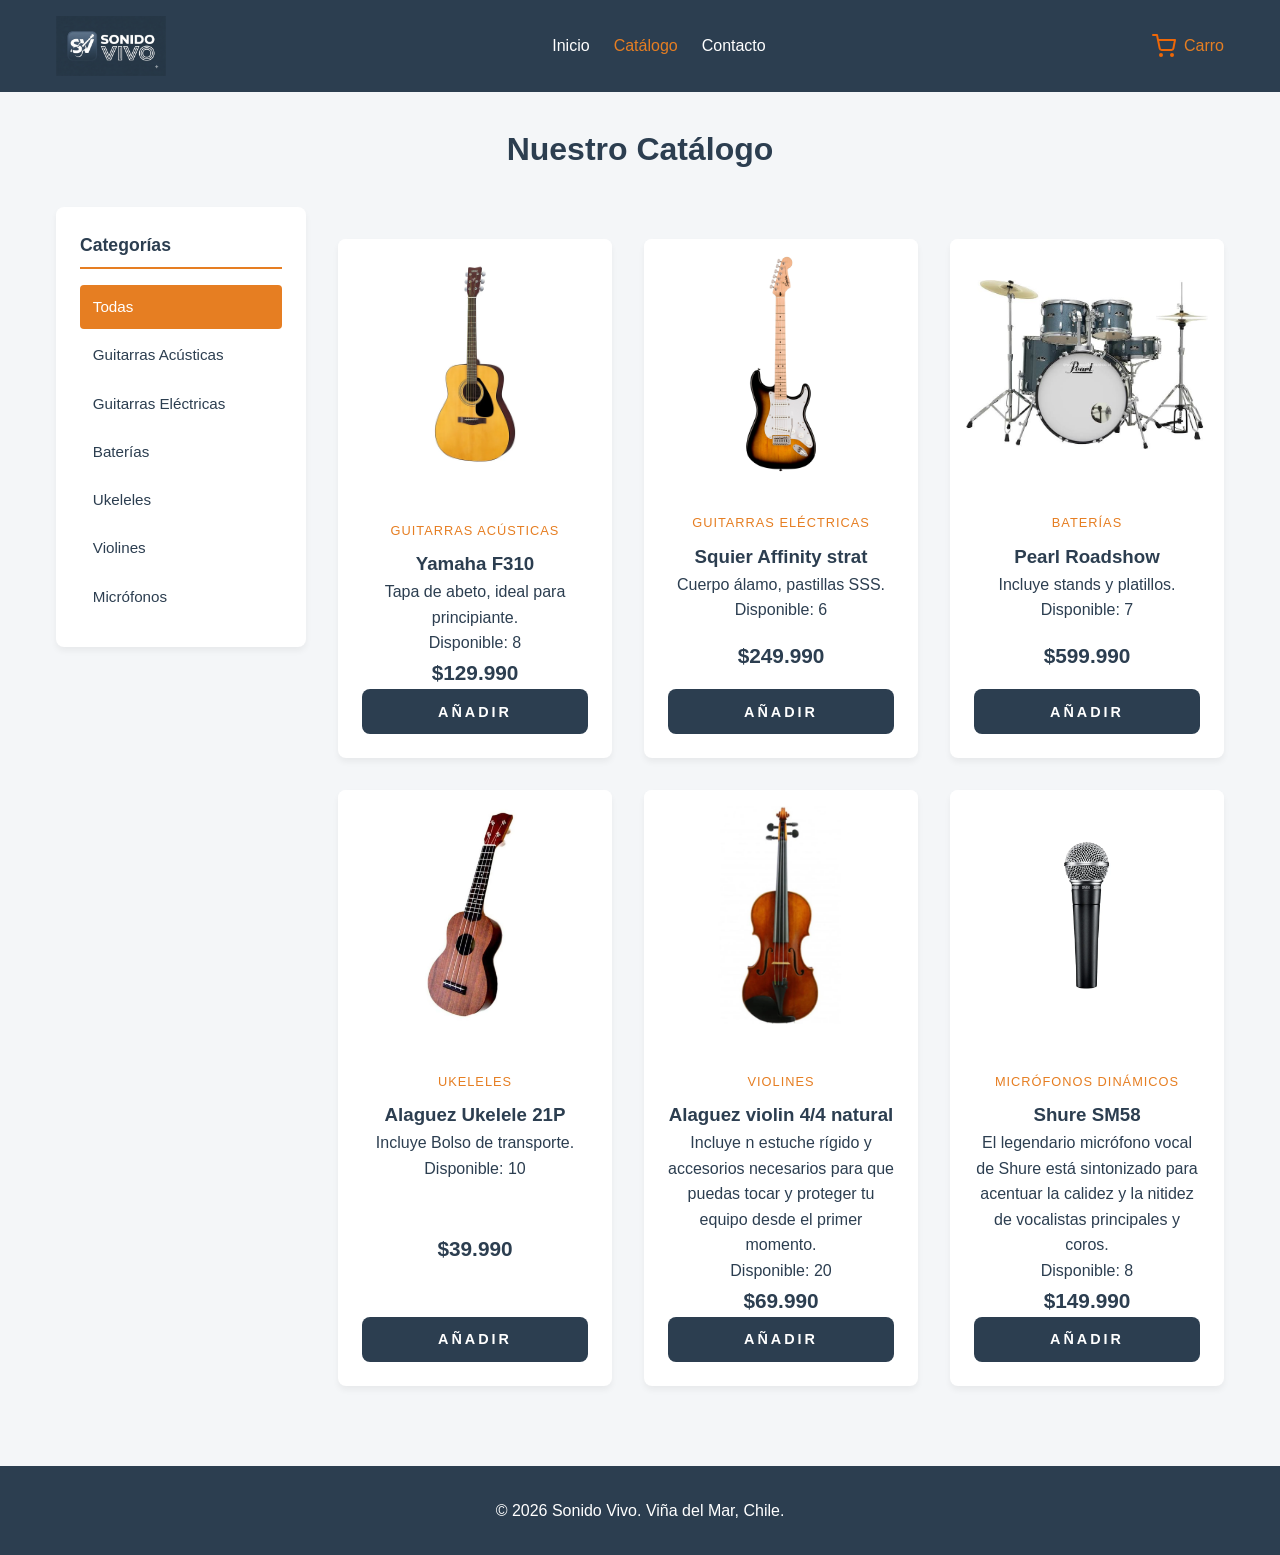
<file: catalogo.html>
<!DOCTYPE html>
<html lang="es">
<head>
    <meta charset="UTF-8">
    <meta name="viewport" content="width=device-width, initial-scale=1.0">
    <title>Catálogo - Sonido Vivo</title>
    <link rel="stylesheet" href="css/style.css">
</head>
<body>
    <header class= "encabezado">
        <div class="contenedor">
            <a href="index.html">
                <img src="img/logo.jpg" alt="Sonido Vivo - Tienda de Instrumentos Musicales" class="logo">
            </a>
            <nav class="menu">
                <ul>
                    <li><a href="index.html">Inicio</a></li>
                    <li><a href="catalogo.html" class="activo">Catálogo</a></li>
                    <li><a href="contacto.html">Contacto</a></li>
                </ul>
            </nav>
             <a href="carro.html" class="carrito-link">
                <svg class="icono-carrito" xmlns="http://www.w3.org/2000/svg" viewBox="0 0 24 24" fill="none" stroke="currentColor" stroke-width="2" stroke-linecap="round" stroke-linejoin="round">
                    <circle cx="9" cy="21" r="1"></circle>
                    <circle cx="20" cy="21" r="1"></circle>
                    <path d="M1 1h4l2.68 13.39a2 2 0 0 0 2 1.61h9.72a2 2 0 0 0 2-1.61L23 6H6"></path>
                </svg>
                <span>Carro</span>
            </a>
        </div>
    </header>
    <main class="contenedor">
        <h2 class="titulo-centrado" style="margin-top: 2rem;"> Nuestro Catálogo</h2>
       <div class="catalogo-layout">
            
        <aside class="sidebar-categorias">
                <h3>Categorías</h3>
                <ul>
                    <li><a href="#" class="activo">Todas</a></li>
                    <li><a href="#">Guitarras Acústicas</a></li>
                    <li><a href="#">Guitarras Eléctricas</a></li>
                    <li><a href="#">Baterías</a></li>
                    <li><a href="#">Ukeleles</a></li>
                    <li><a href="#">Violines</a></li>
                    <li><a href="#">Micrófonos</a></li>
                </ul>
            </aside>
        <div class="grilla-productos">

        <!--Primer producto del catalogo Yamaha F310-->
       <article class="tarjeta"> 
            <div class="imagen-producto">
                <img src="img/F310NT000000-1.jpg" alt="Guitarra Acústica Yamaha F310" loading="lazy">
        </div>
        <div class="info-tarjeta">
            <span class="categoria">Guitarras Acústicas</span>
            <h3>Yamaha F310</h3>
            <p> Tapa de abeto, ideal para principiante.</p>
            <span class="stock">Disponible: 8</span>
            <p class="precio">$129.990</p>
                <button class="btn-anadir" type="button">AÑADIR</button>

        </div>
        </article>

        <!--Segundo producto Squier Strat-->
        <article class="tarjeta"> 
            <img src="img/Squier Strat.jpg" alt="Squier Stratocaster Affinity" loading="lazy">
            <div class="info-tarjeta">
                <span class="categoria">Guitarras Eléctricas</span>
                <h3>Squier Affinity strat</h3>
                <p>Cuerpo álamo, pastillas SSS.</p>
                <span class="stock">Disponible: 6</span>
                <p class="precio">$249.990</p>
                <button class="btn-anadir" type="button">AÑADIR</button>
        </div>
        </article>

        <!--Tercer producto agregado Pearl Roadshow-->
        <article class="tarjeta"> 
            <img src="img/Bateria Pearl Roadshow.jpg" alt="Bateria Pearl Roadshow" loading="lazy">
            <div class="info-tarjeta">
                <span class="categoria">Baterías</span>
                <h3>Pearl Roadshow</h3>
                <p>Incluye stands y platillos.</p>
                <span class="stock">Disponible: 7</span>
                <p class="precio">$599.990</p>          
                <button class="btn-anadir" type="button">AÑADIR</button>
            
        </div>
        </article>
        <!--Cuarto producto ukelele 21p-->
        <article class="tarjeta"> 
            <div class="imagen-producto">
            <img src="img/ukelele.jpg" alt="Alaguez Ukelele 21P" loading="lazy">
            </div>
            <div class="info-tarjeta">
                <span class="categoria">Ukeleles</span>
                <h3>Alaguez Ukelele 21P</h3>
                <p>Incluye Bolso de transporte.</p>
                <span class="stock">Disponible: 10</span>
                <p class="precio">$39.990</p>
                <button class="btn-anadir" type="button">AÑADIR</button>
            
        </div>
        </article>
        <!--Quinto producto Alaguez violin 4/4 natural -->
        <article class="tarjeta">  
            <div class="imagen-producto">
            <img src="img/violin.jpg" alt="Alaguez Violín 4/4 Natural" loading="lazy">
            </div>
            <div class="info-tarjeta">
                <span class="categoria">Violines</span>
                <h3>Alaguez violin 4/4 natural</h3>
                <p>Incluye n estuche rígido y accesorios necesarios para que puedas tocar y proteger tu equipo desde el primer momento.</p>
                <span class="stock">Disponible: 20</span>
                <p class="precio">$69.990</p>
                <button class="btn-anadir" type="button">AÑADIR</button>
        </div>
        </article>
        <!-- Sexto producto shure SM58-->
        <article class="tarjeta">  
            <div class="imagen-producto">
                <img src="img/shure.jpg" alt="Micrófono Dinámico vocal Shure SM58" loading="lazy">
               </div>
                <div class="info-tarjeta">
                    <span class="categoria">Micrófonos Dinámicos</span>
                    <h3>Shure SM58</h3>
                    <p>El legendario micrófono vocal de Shure está sintonizado para acentuar la calidez y la nitidez de vocalistas principales y coros.</p>
                    <span class="stock">Disponible: 8</span>
                    <p class="precio">$149.990</p>
                    <button class="btn-anadir" type="button">AÑADIR</button>
                </div>
            </article>
        </div>
    </div>
</main>
    <footer class="pie-pagina">
        <div class="contenedor"><p>&copy; 2026 Sonido Vivo. Viña del Mar, Chile.</p></div>
        
    </footer>
</body>
</html>
</file>
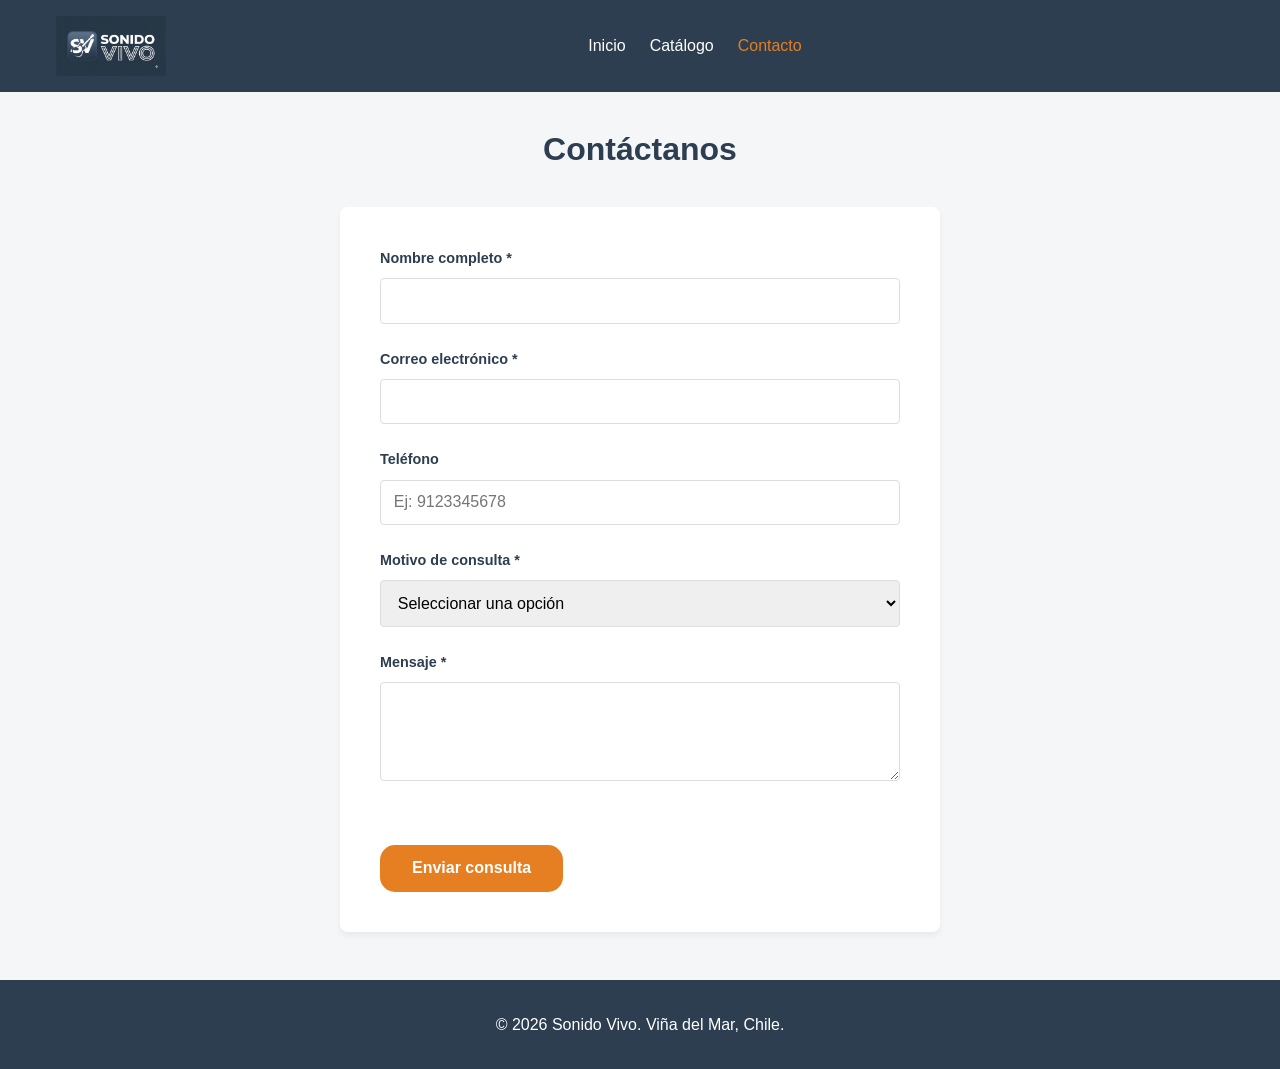
<file: contacto.html>
<!DOCTYPE html> 
<html lang="es"> 
<head>
    <meta charset="UTF-8">
    <meta name="viewport" content="width=device-width, initial-scale=1.0">
    <title>Contacto - Sonido Vivo</title>

    <link rel="stylesheet" href="css/style.css"> 
</head>
<body>
    <header class="encabezado">
        <div class="contenedor">
            <h1 class="logo-text">
                <img src="img/logo.jpg" alt="Sonido Vivo" class="logo">
            </h1>
            <nav class="menu">
                <ul>
                    <li><a href="index.html">Inicio</a></li>
                    <li><a href="catalogo.html">Catálogo</a></li>
                    <li><a href="contacto.html" class="activo">Contacto</a></li>
                </ul>
            </nav>
        </div>    
    </header>
    
     <main class="contenedor">
        <h2 class="titulo-centrado" style="margin-top: 2rem;">Contáctanos</h2>
        
        <form id="mi-formulario" class="caja-formulario" novalidate>
            <!-- Campo 1: Nombre -->
            <div class="campo">
                <label for="nombre">Nombre completo *</label>
                <input type="text" id="nombre">
                <small class="error-texto" id="error-nombre"></small>
            </div>

            <!-- Campo 2: Email -->
            <div class="campo">
                <label for="email">Correo electrónico *</label>
                <input type="email" id="email" >
                <small class="error-texto" id="error-email"></small>
            </div>

            <!-- Campo 3: Telefono (opcional)-->
            <div class="campo">
                <label for="telefono">Teléfono</label>
                <input type="tel" id="telefono" placeholder="Ej: 9123345678">
                <small class="error-texto" id="error-telefono"></small>
            </div>

            <!-- Campo 4: Motivo -->
            <div class="campo">
                <label for="motivo">Motivo de consulta *</label>
                <select id="motivo">
                    <option value="">Seleccionar una opción</option>
                    <option value="stock">Consulta Stock</option>
                    <option value="servicio">Servicio Técnico</option>
                    <option value="envios">Envíos</option>
                </select>
                <small class="error-texto" id="error-motivo"></small>
            </div>

            <!-- Campo 5: Mensaje -->
            <div class="campo">
                <label for="mensaje">Mensaje *</label>
                <textarea id="mensaje" rows="4"></textarea>
                <small class="error-texto" id="error-mensaje"></small>
            </div>

            <button type="submit" class="boton">Enviar consulta</button>

            <!-- Mensaje de confirmación -->
            <div id="mensaje-confirmacion" class="mensaje-exito">
                ¡Consulta enviada correctamente! Te contactaremos pronto.
            </div>
        </form>
    </main>

    <footer class="pie-pagina">
        <div class="contenedor"><p>&copy; 2026 Sonido Vivo. Viña del Mar, Chile.</p></div>
    </footer>
    <script src="js/funciones.js"></script>
</body>
</html>
</file>
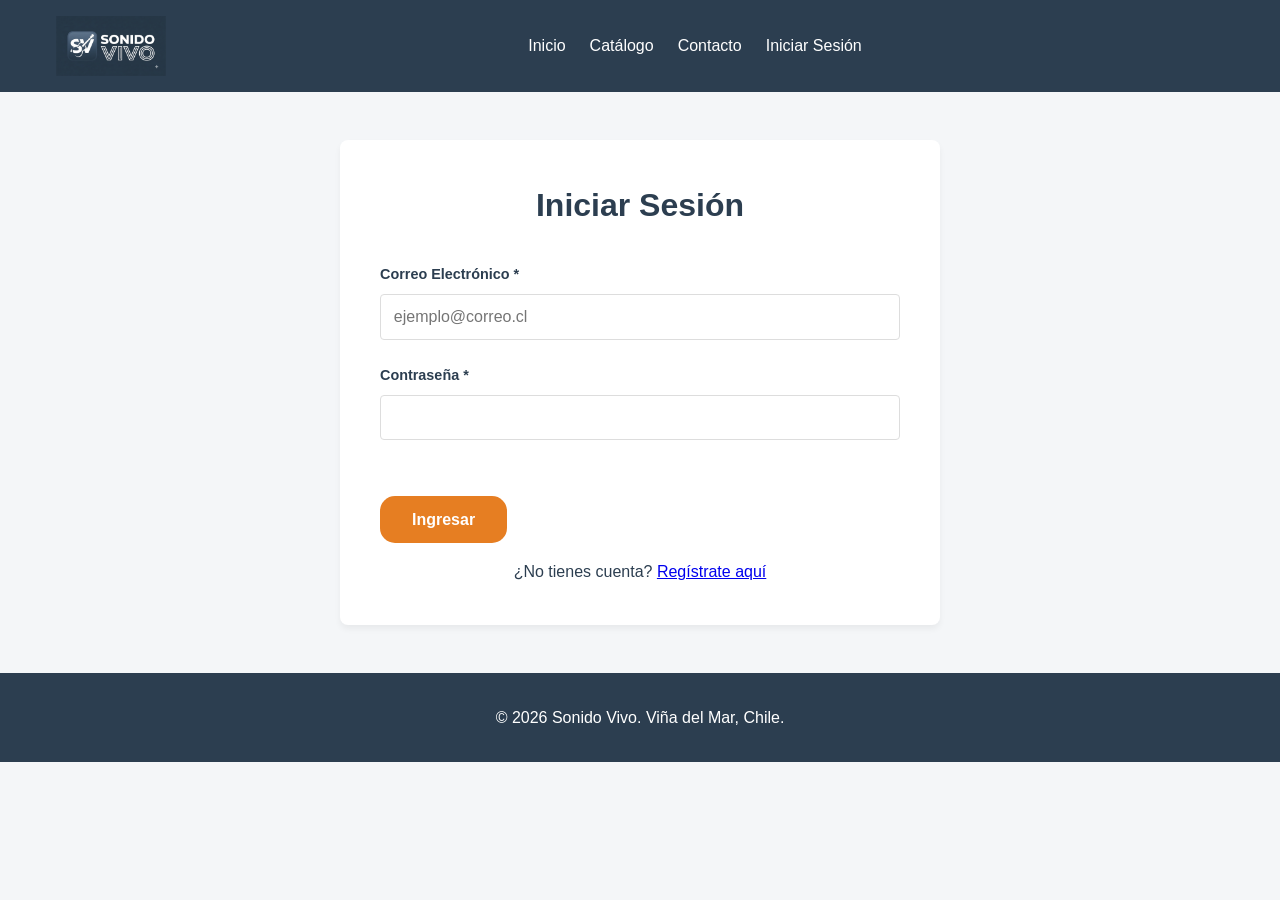
<file: login.html>
<!DOCTYPE html>
<html lang="es">

<head>
    <meta charset="UTF-8">
    <meta name="viewport" content="width=device-width, initial-scale=1.0">
    <title>Iniciar Sesión - Sonido Vivo</title>
    <link rel="stylesheet" href="css/style.css">
</head>

<body>
    <header class="encabezado">
        <div class="contenedor">

            <a href="index.html">
                <img src="img/logo.jpg" alt="Sonido Vivo - Tienda de Instrumentos Musicales" class="logo">
            </a>

            <nav class="menu">
                <ul>
                    <li><a href="index.html">Inicio</a></li>
                    <li><a href="catalogo.html">Catálogo</a></li>
                    <li><a href="contacto.html">Contacto</a></li>
                    <li><a href="login.html">Iniciar Sesión</a></li>
                </ul>
            </nav>

        </div>
    </header>

    <main class="contenedor espaciador-superior">

        <div class="caja-formulario">
            <h2 class="titulo-centrado">Iniciar Sesión</h2>
            <form id="form-login" novalidate>

                <div class="campo">
                    <label for="login-email">Correo Electrónico *</label>
                    <input 
                        type="email" 
                        id="login-email" 
                        maxlength="100"
                        placeholder="ejemplo@correo.cl"
                        autocomplete="email"
                        required>
                    <small class="error-texto" id="error-login-email"></small>
                </div>

                <div class="campo">
                    <label for="login-pass">Contraseña *</label>
                    <input 
                        type="password" 
                        id="login-pass"
                        autocomplete="current-password"
                        required>
                    <small class="error-texto" id="error-login-pass"></small>
                </div>

                <button type="submit" class="boton">Ingresar</button>
                <div id="mensaje-login" class="mensaje-exito" role="alert" aria-live="polite"></div>
                <p style="text-align:center; margin-top:1rem;">
                    ¿No tienes cuenta?
                    <a href="registro.html">Regístrate aquí</a>
                </p>
            </form>
        </div>

    </main>

    <footer class="pie-pagina">
        <div class="contenedor">
            <p>&copy; 2026 Sonido Vivo. Viña del Mar, Chile.</p>
        </div>
    </footer>

    <script src="js/login.js"></script>

</body>

</html>
</file>
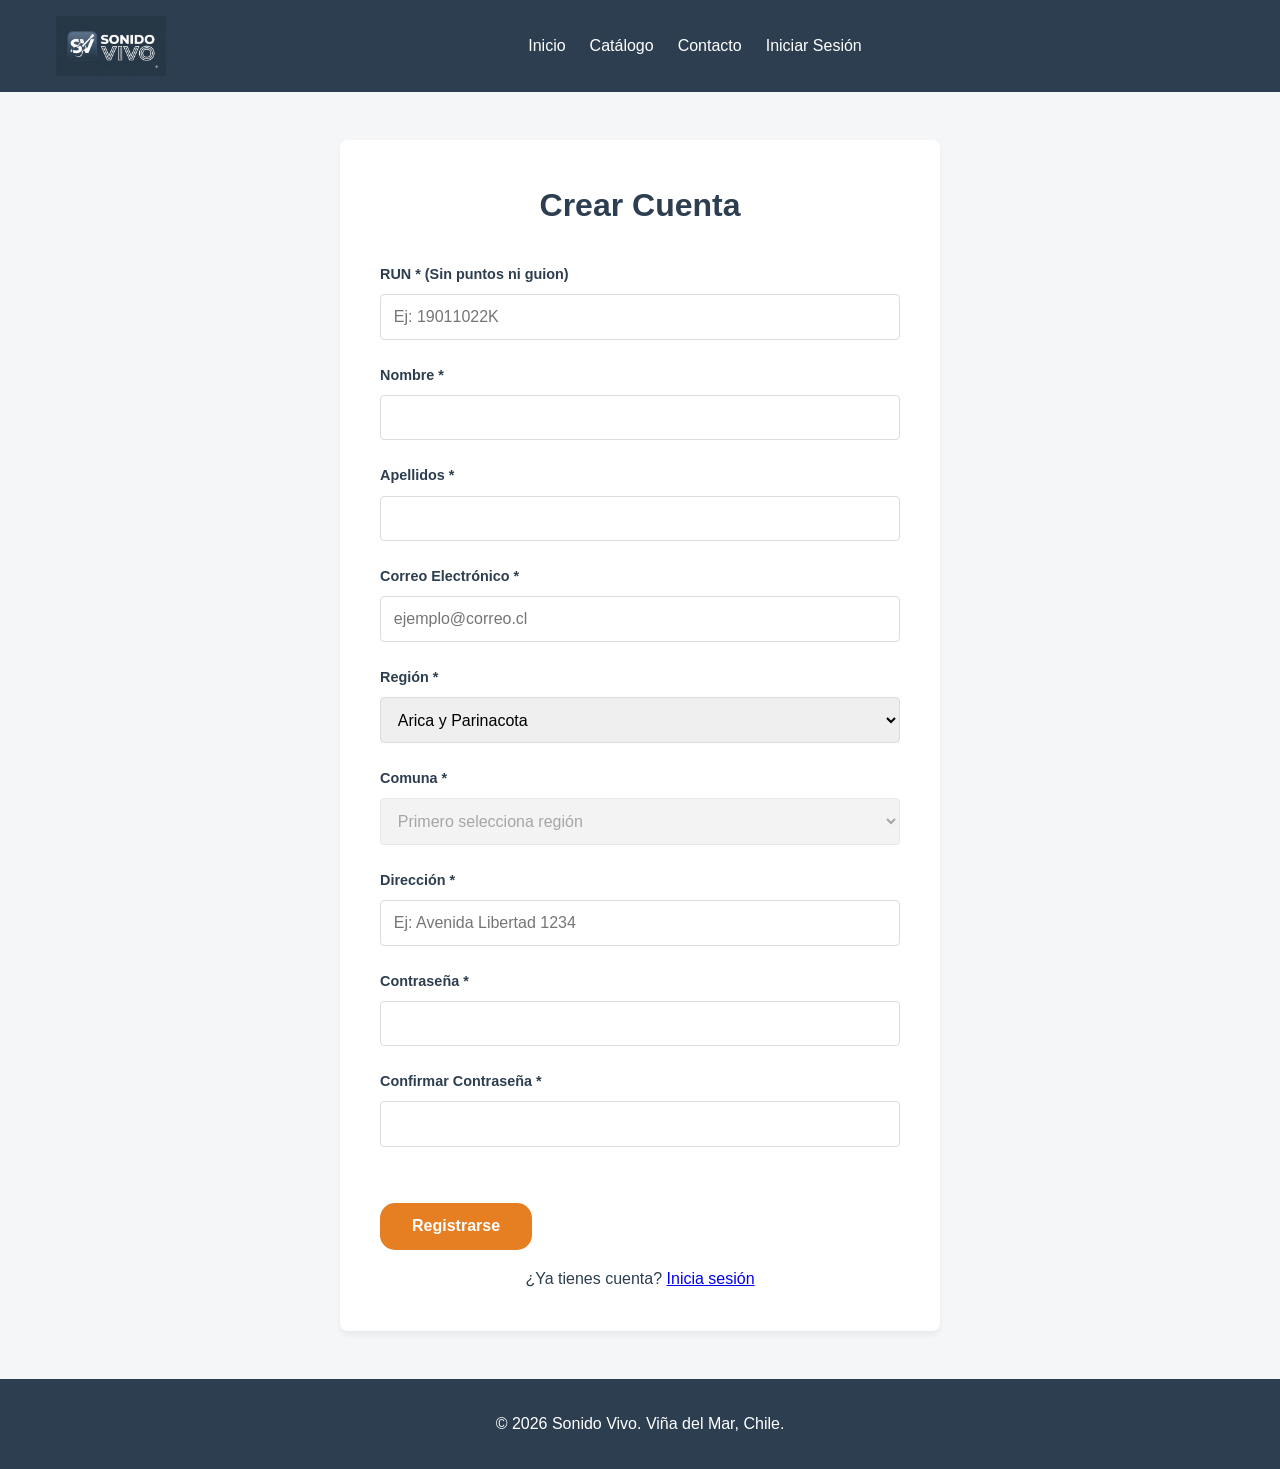
<file: registro.html>
<!DOCTYPE html>
<html lang="es">

<head>
    <meta charset="UTF-8">
    <meta name="viewport" content="width=device-width, initial-scale=1.0">
    <title>Registro Usuario - Sonido Vivo</title>
    <link rel="stylesheet" href="css/style.css">
</head>

<body>

    <header class="encabezado">
        <div class="contenedor">

            <a href="index.html">
                <img src="img/logo.jpg" alt="Sonido Vivo - Tienda de Instrumentos Musicales" class="logo">
            </a>

            <nav class="menu">
                <ul>
                    <li><a href="index.html">Inicio</a></li>
                    <li><a href="catalogo.html">Catálogo</a></li>
                    <li><a href="contacto.html">Contacto</a></li>
                    <li><a href="login.html">Iniciar Sesión</a></li>
                </ul>
            </nav>
        </div>
    </header>


    <main class="contenedor espaciador-superior">
        <div class="caja-formulario">

            <h2 class="titulo-centrado">Crear Cuenta</h2>
            <div id="mensaje-registro" class="mensaje-exito" role="alert" aria-live="polite"></div>
            <form id="form-registro" novalidate>

                <div class="campo">
                    <label for="reg-run"> RUN * (Sin puntos ni guion)</label>
                    <input type="text" id="reg-run" placeholder="Ej: 19011022K" maxlength="9" autocomplete="off"
                        required>
                    <small class="error-texto" id="error-reg-run"></small>
                </div>

                <!-- NOMBRE -->
                <div class="campo">
                    <label for="reg-nombre">Nombre *</label>
                    <input type="text" id="reg-nombre" maxlength="50" autocomplete="given-name" required>
                    <small class="error-texto" id="error-reg-nombre"></small>
                </div>


                <!-- APELLIDOS -->
                <div class="campo">
                    <label for="reg-apellidos">Apellidos *</label>
                    <input type="text" id="reg-apellidos" maxlength="100" autocomplete="family-name" required>
                    <small class="error-texto" id="error-reg-apellidos"></small>
                </div>


                <!-- CORREO -->
                <div class="campo">
                    <label for="reg-email">Correo Electrónico *</label>
                    <input type="email" id="reg-email" maxlength="100" placeholder="ejemplo@correo.cl"
                        autocomplete="email" required>
                    <small class="error-texto" id="error-reg-email"></small>
                </div>

                <!-- REGIÓN -->
                <div class="campo">
                    <label for="reg-region">Región *</label>
                    <select id="reg-region" required>
                        <option value="arica">Arica y Parinacota</option>
                        <option value="tarapaca">Tarapacá</option>
                        <option value="antofagasta">Antofagasta</option>
                        <option value="atacama">Atacama</option>
                        <option value="coquimbo">Coquimbo</option>
                        <option value="valparaiso">Valparaíso</option>
                        <option value="metropolitana">Metropolitana</option>
                        <option value="olibertador">O'Higgins</option>
                        <option value="maule">Maule</option>
                        <option value="nuble">Ñuble</option>
                        <option value="biobio">Biobío</option>
                        <option value="araucania">La Araucanía</option>
                        <option value="lagos">Los Lagos</option>
                        <option value="aysen">Aysén</option>
                        <option value="magallanes">Magallanes</option>
                    </select>
                    <small class="error-texto" id="error-reg-region"></small>
                </div>


                <!-- COMUNA -->
                <div class="campo">
                    <label for="reg-comuna">Comuna *</label>
                    <select id="reg-comuna" required disabled>
                        <option value="">Primero selecciona región</option>
                    </select>
                    <small class="error-texto" id="error-reg-comuna"></small>
                </div>

                <!-- DIRECCIÓN -->
                <div class="campo">
                    <label for="reg-direccion">Dirección * </label>
                    <input type="text" id="reg-direccion" maxlength="300" placeholder="Ej: Avenida Libertad 1234"
                        autocomplete="street-address" required>
                    <small class="error-texto" id="error-reg-direccion"></small>
                </div>

                <!-- CONTRASEÑA -->
                <div class="campo">
                    <label for="reg-password">Contraseña *</label>
                    <input type="password" id="reg-password" minlength="8" autocomplete="new-password" required>
                    <small class="error-texto" id="error-reg-password"></small>
                </div>

                <!-- CONFIRMAR CONTRASEÑA -->
                <div class="campo">
                    <label for="reg-password-confirm">Confirmar Contraseña * </label>
                    <input type="password" id="reg-password-confirm" minlength="8" autocomplete="new-password" required>
                    <small class="error-texto" id="error-reg-password-confirm"></small>
                </div>

                <button type="submit" class="boton">Registrarse </button>
                <div id="mensaje-registro" class="mensaje-exito"></div>

                <p style="text-align:center; margin-top:1rem;">¿Ya tienes cuenta?
                    <a href="login.html">Inicia sesión </a>
                </p>
            </form>
        </div>
    </main>

    <footer class="pie-pagina">
        <div class="contenedor">
            <p>&copy; 2026 Sonido Vivo. Viña del Mar, Chile.</p>
        </div>
    </footer>

    <!-- ESTE FORMULARIO USA SOLO registro.js -->
    <script src="js/registro.js"></script>
</body>

</html>
</file>
<file: css/style.css>
:root {
    --color-principal: #2c3e50 ; 
    --color-acento: #E67E22;   
    --color-fondo: #F4F6F8;    
    --color-blanco: #FFFFFF;    
    --color-error: #e74c3c;     
    --color-exito: #27ae60;  
    --fuente-base: 'Segoe UI', Tahoma, Geneva, Verdana, sans-serif;  
}

* { margin: 0; padding: 0; box-sizing: border-box; }

html { scroll-behavior: smooth; }

body {
    font-family: var(--fuente-base);
    background-color: var(--color-fondo);
    color: var(--color-principal);
    line-height: 1.6;
}

.contenedor {    
    max-width: 1200px; 
    margin: 0 auto; 
    padding: 0 1rem;
 }

/* HEADER Y NAVEGACIÓN */

.encabezado {
    background: var(--color-principal);
    color: rgb(245, 244, 247);
    padding: 1rem;
    position: sticky;
    top: 0;
    z-index: 1000;
}

.encabezado .contenedor { 
    display: flex; 
    justify-content: space-between; 
    align-items: center; 
    flex-wrap: wrap;
}

.logo {
    max-height: 60px; 
    width: auto;      
    display: block;  
    object-fit: contain;
}

.menu { flex-grow: 1; text-align: center; }

.menu ul { 
    list-style: none; 
    display: flex; 
    gap: 1.5rem; 
    margin:0;
    flex-grow: 1;
    display: flex;
    justify-content: center;
}

.menu a { 
    color: white; 
    text-decoration: none; 
    font-weight: 500;
    transition: color 0.3s; 
}

.menu a:hover,.menu a.activo { 
    color: var(--color-acento); 
}

.carrito-link {
    display: flex;
    align-items: center;
    gap: 8px;
    text-decoration: none;
    color: var(--color-acento);
    font-weight: 500;
    transition: opacity 0.3s;
}

.carrito-link:hover { opacity: 0.8; }

.icono-carrito {
    width: 24px;
    height: 24px;
    stroke: var(--color-acento);
    transition: stroke 0.3s ease;
}


/* SECCIONES PRINCIPALES */

.seccion-destacada {
    background: var(--color-principal);
    color: white;
    padding: 4rem 1rem;
    text-align: center;
}

.pie-pagina {
    background: var(--color-principal);
    color: white;
    text-align: center;
    padding: 2rem 0;
    margin-top: 3rem;
}

.titulo-centrado { 
    text-align: center; 
    margin-bottom: 2rem; 
    font-size: 2rem; 
    color: var(--color-principal);
}

.espaciador-superior { 
    margin-top: 3rem; 
}

#nosotros {
    scroll-margin-top: 100px;
    padding: 4rem 0;
    background-color: var(--color-blanco);
}


/* GRILLA DE PRODUCTOS Y TARJETAS */

.grilla-productos{
    display: grid;
    grid-template-columns: repeat(3, 1fr);
    gap: 2rem;
    padding: 2rem 0;
    flex: 1;
}

.tarjeta {
    background: var(--color-blanco);
    border-radius: 8px;
    box-shadow: 0 4px 6px rgba(0,0,0,0.05);
    overflow: hidden;
    transition: transform 0.3s ease, box-shadow 0.3s ease;
    display: flex;
    flex-direction: column;
}

.tarjeta:hover {
    transform: translateY(-5px);
    box-shadow: 0 8px 16px rgba(0,0,0,0.1);
}

.tarjeta img {
    width: 100%;        
    height: 250px;       
    object-fit: contain;  
    background-color: #ffffff; 
    padding: 1rem;      
}

.info-tarjeta {
    padding: 1.5rem; 
    display: flex; 
    flex-direction: column; 
    flex-grow: 1;
    text-align: center;
}

.categoria {
    font-size: 0.8rem; 
    color: var(--color-acento); 
    text-transform: uppercase;
    letter-spacing: 1px;
    margin-bottom: 0.5rem;
}

.precio { 
    font-size: 1.3rem; 
    font-weight: bold; 
    margin-top: auto;
    color: var(--color-principal);
}

/* SECCIÓN MARCAS */
.grilla-marcas {
    display: flex;
    justify-content: center;
    align-items: center;
    flex-wrap: wrap;
    gap: 3rem;
    padding: 2rem 0;
}

.tarjeta-marca {
    filter: grayscale(100%);
    opacity: 0.6;
    transition: all 0.3s ease;
    max-width: 150px;
}

.tarjeta-marca:hover {
    filter: grayscale(0%);
    opacity: 1;
    transform: scale(1.1);
}

.tarjeta-marca img {
    width: 100%;
    height: auto;
    object-fit: contain;
    background: transparent;
    padding: 0;
}

@media (max-width: 768px) {
    .grilla-marcas {
        gap: 1.5rem;
    }
    
    .tarjeta-marca {
        max-width: 100px;
    }
}


/* FORMULARIOS Y VALIDACIONES */

.caja-formulario {
    background: var(--color-blanco);
    padding: 2.5rem;
    border-radius: 8px;
    box-shadow: 0 4px 6px rgba(0,0,0,0.05);
    max-width: 600px;
    margin: 2rem auto;
    text-align: left; 
}

.campo { 
    margin-bottom: 1.5rem; 
}

.campo label {
    display: block; 
    margin-bottom: 0.5rem; 
    font-weight: 600;
    color: var(--color-principal);
    font-size: 0.9rem; 
}

.campo input, 
.campo select, 
.campo textarea {
    width: 100%; 
    padding: 0.8rem; 
    border: 1px solid #ddd; 
    border-radius: 4px;
    font-family: inherit;
    font-size: 1rem;
    transition: all 0.3s ease; 
}

.campo input:focus, 
.campo select:focus, 
.campo textarea:focus {
    outline: none;
    border-color: var(--color-acento);
    box-shadow: 0 0 0 3px rgba(230, 126, 34, 0.2);
}

.error-texto { 
    color: var(--color-error); 
    font-size: 0.85rem; 
    margin-top: 0.3rem; 
    display: block; 
}

.input-error {
    border: 2px solid var(--color-error) !important; 
    background-color: #fff6f6;
}

/* Mensaje de éxito visible */
.mensaje-exito {
    display: none;
    background-color: rgba(39, 174, 96, 0.1);
    color: var(--color-exito);
    padding: 1rem;
    border-radius: 4px;
    margin-top: 1.5rem;
    text-align: center;
    font-weight: bold;
    border: 1px solid var(--color-exito);
}

.icono-carrito {
    width: 24px;
    height: 24px;
    stroke: #ee6707;
    transition: stroke 0.2s ease;
}

.menu {
    flex-grow: 1;
    text-align: center;
}
 
/* BOTONES */

.boton {
    background: var(--color-acento);
    margin-top: 2rem;
    display: inline-block;
    color: white; 
    border: none;
    padding: 0.9rem 2rem; 
    border-radius: 15px; 
    cursor: pointer; 
    font-size: 1rem;
    font-weight: 600;
    text-decoration: none;
    text-align: center;
    transition: background-color 0.3s ease, transform 0.2s ease;
}

.boton:hover { 
    background: #d35400;
    transform: translateY(-2px);
}

.btn-anadir {
    width: 100%;
    background-color: var(--color-principal);
    color: white;
    border: none;
    padding: 0.9rem 1.5rem;
    border-radius: 8px;
    font-size: 0.9rem;
    font-weight: 700;
    letter-spacing: 3px;
    text-transform: uppercase;
    cursor: pointer;
    transition: background-color 0.2s ease;
    margin-top: auto;
}

.btn-anadir:hover {
    background-color: var(--color-acento);
}


/* FOOTER */

/* TABLETS */
@media (max-width: 1024px) {
    .menu ul { gap: 1rem; }
    
    .tarjeta img { height: 220px; }
    
    .titulo-centrado { font-size: 1.8rem; }
}

/*Moviles */
@media (max-width: 768px) {
    .encabezado .contenedor { 
        flex-direction: column; 
        gap: 1rem; 
    }
    
    .menu ul { flex-wrap: wrap; 
        justify-content: center;
    }
    
    .grilla-productos { 
        grid-template-columns: 1fr; 
    }
    
    .tarjeta img { 
        height: 200px; 
    }
    
    .titulo-centrado { 
        font-size: 1.5rem; 
    }
    
    .caja-formulario { 
        padding: 1.5rem; 
        margin: 2rem 1rem; 
    }
}
/* En catalogo - Sidebar de Categorías + Grilla */

.catalogo-layout {
    display: flex;
    gap: 2rem;
    align-items: flex-start;
    margin-top: 1rem;
}

.sidebar-categorias {
    width: 250px;
    flex-shrink: 0;
    background: var(--color-blanco);
    padding: 1.5rem;
    border-radius: 8px;
    box-shadow: 0 4px 6px rgba(0,0,0,0.05); /* Mismo estilo de sombra */
}

.sidebar-categorias h3 {
    color: var(--color-principal);
    margin-bottom: 1rem;
    border-bottom: 2px solid var(--color-acento);
    padding-bottom: 0.5rem;
    font-size: 1.1rem;
}

.sidebar-categorias ul {
    list-style: none;
    padding: 0;
    margin: 0;
}

.sidebar-categorias li {
    margin-bottom: 0.3rem;
}

.sidebar-categorias a {
    text-decoration: none;
    color: var(--color-principal);
    display: block;
    padding: 0.6rem 0.8rem;
    border-radius: 4px;
    transition: background-color 0.3s, color 0.3s;
    font-size: 0.95rem;
}

.sidebar-categorias a:hover,
.sidebar-categorias a.activo {
    background-color: var(--color-acento);
    color: white;
}


/* Responsive en celulares el sidebar se pone arriba de los productos */
@media (max-width: 768px) {
    .catalogo-layout {
        flex-direction: column;
    }
    
    .sidebar-categorias {
        width: 100%;
    }
}
</file>
